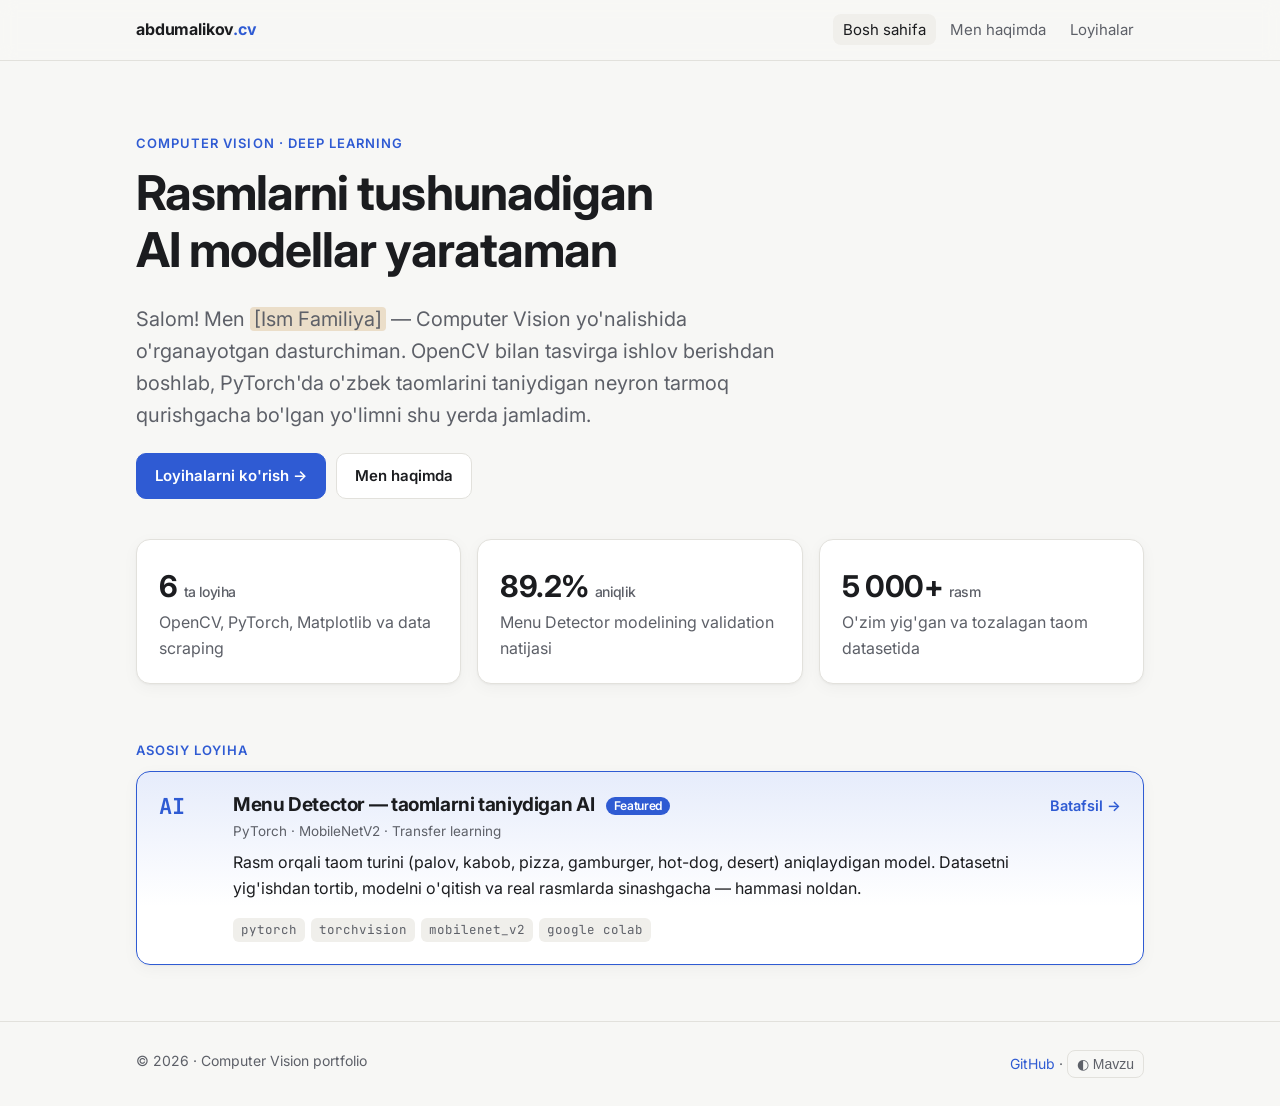
<file: portfolio/index.html>
<!doctype html>
<html lang="uz">
<head>
<meta charset="utf-8">
<meta name="viewport" content="width=device-width,initial-scale=1">
<title>Computer Vision Portfolio</title>
<meta name="description" content="Computer Vision va AI bo'yicha loyihalar portfoliosi">
<link rel="preconnect" href="https://fonts.googleapis.com">
<link href="https://fonts.googleapis.com/css2?family=Inter:wght@400;500;600;700&family=JetBrains+Mono:wght@400;700&display=swap" rel="stylesheet">
<link rel="stylesheet" href="style.css">
<script src="theme.js"></script>
</head>
<body>
<header class="nav"><div class="wrap">
  <a class="brand" href="index.html">abdumalikov<span>.cv</span></a>
  <nav><ul>
    <li><a href="index.html" aria-current="page">Bosh sahifa</a></li>
    <li><a href="about.html">Men haqimda</a></li>
    <li><a href="projects.html">Loyihalar</a></li>
  </ul></nav>
</div></header>
<main>
<section class="hero"><div class="wrap">
  <div class="eyebrow">Computer Vision · Deep Learning</div>
  <h1>Rasmlarni tushunadigan<br>AI modellar yarataman</h1>
  <p class="lead">Salom! Men <span class="placeholder">[Ism Familiya]</span> — Computer Vision yo'nalishida o'rganayotgan dasturchiman. OpenCV bilan tasvirga ishlov berishdan boshlab, PyTorch'da o'zbek taomlarini taniydigan neyron tarmoq qurishgacha bo'lgan yo'limni shu yerda jamladim.</p>
  <div class="btns">
    <a class="btn primary" href="projects.html">Loyihalarni ko'rish →</a>
    <a class="btn" href="about.html">Men haqimda</a>
  </div>
</div></section>

<section style="padding-top:0"><div class="wrap">
  <div class="grid c3">
    <div class="card"><div class="stat">6 <small>ta loyiha</small></div><p class="muted">OpenCV, PyTorch, Matplotlib va data scraping</p></div>
    <div class="card"><div class="stat">89.2% <small>aniqlik</small></div><p class="muted">Menu Detector modelining validation natijasi</p></div>
    <div class="card"><div class="stat">5 000+ <small>rasm</small></div><p class="muted">O'zim yig'gan va tozalagan taom datasetida</p></div>
  </div>
</div></section>

<section style="padding-top:0"><div class="wrap">
  <div class="eyebrow">Asosiy loyiha</div>
  <div class="proj featured">
    <div class="num">AI</div>
    <div>
      <h3>Menu Detector — taomlarni taniydigan AI <span class="badge">Featured</span></h3>
      <div class="meta">PyTorch · MobileNetV2 · Transfer learning</div>
      <p>Rasm orqali taom turini (palov, kabob, pizza, gamburger, hot-dog, desert) aniqlaydigan model. Datasetni yig'ishdan tortib, modelni o'qitish va real rasmlarda sinashgacha — hammasi noldan.</p>
      <ul class="tags"><li>pytorch</li><li>torchvision</li><li>mobilenet_v2</li><li>google colab</li></ul>
    </div>
    <a class="go" href="projects/menu-detector.html">Batafsil →</a>
  </div>
</div></section>
</main>
<footer><div class="wrap">
  <span>© 2026 · Computer Vision portfolio</span>
  <span><a href="https://github.com/abdumalikov443/computer_vision">GitHub</a> · <button class="theme-toggle" onclick="toggleTheme()" aria-label="Mavzuni almashtirish">◐ Mavzu</button></span>
</div></footer>
</body></html>
</file>
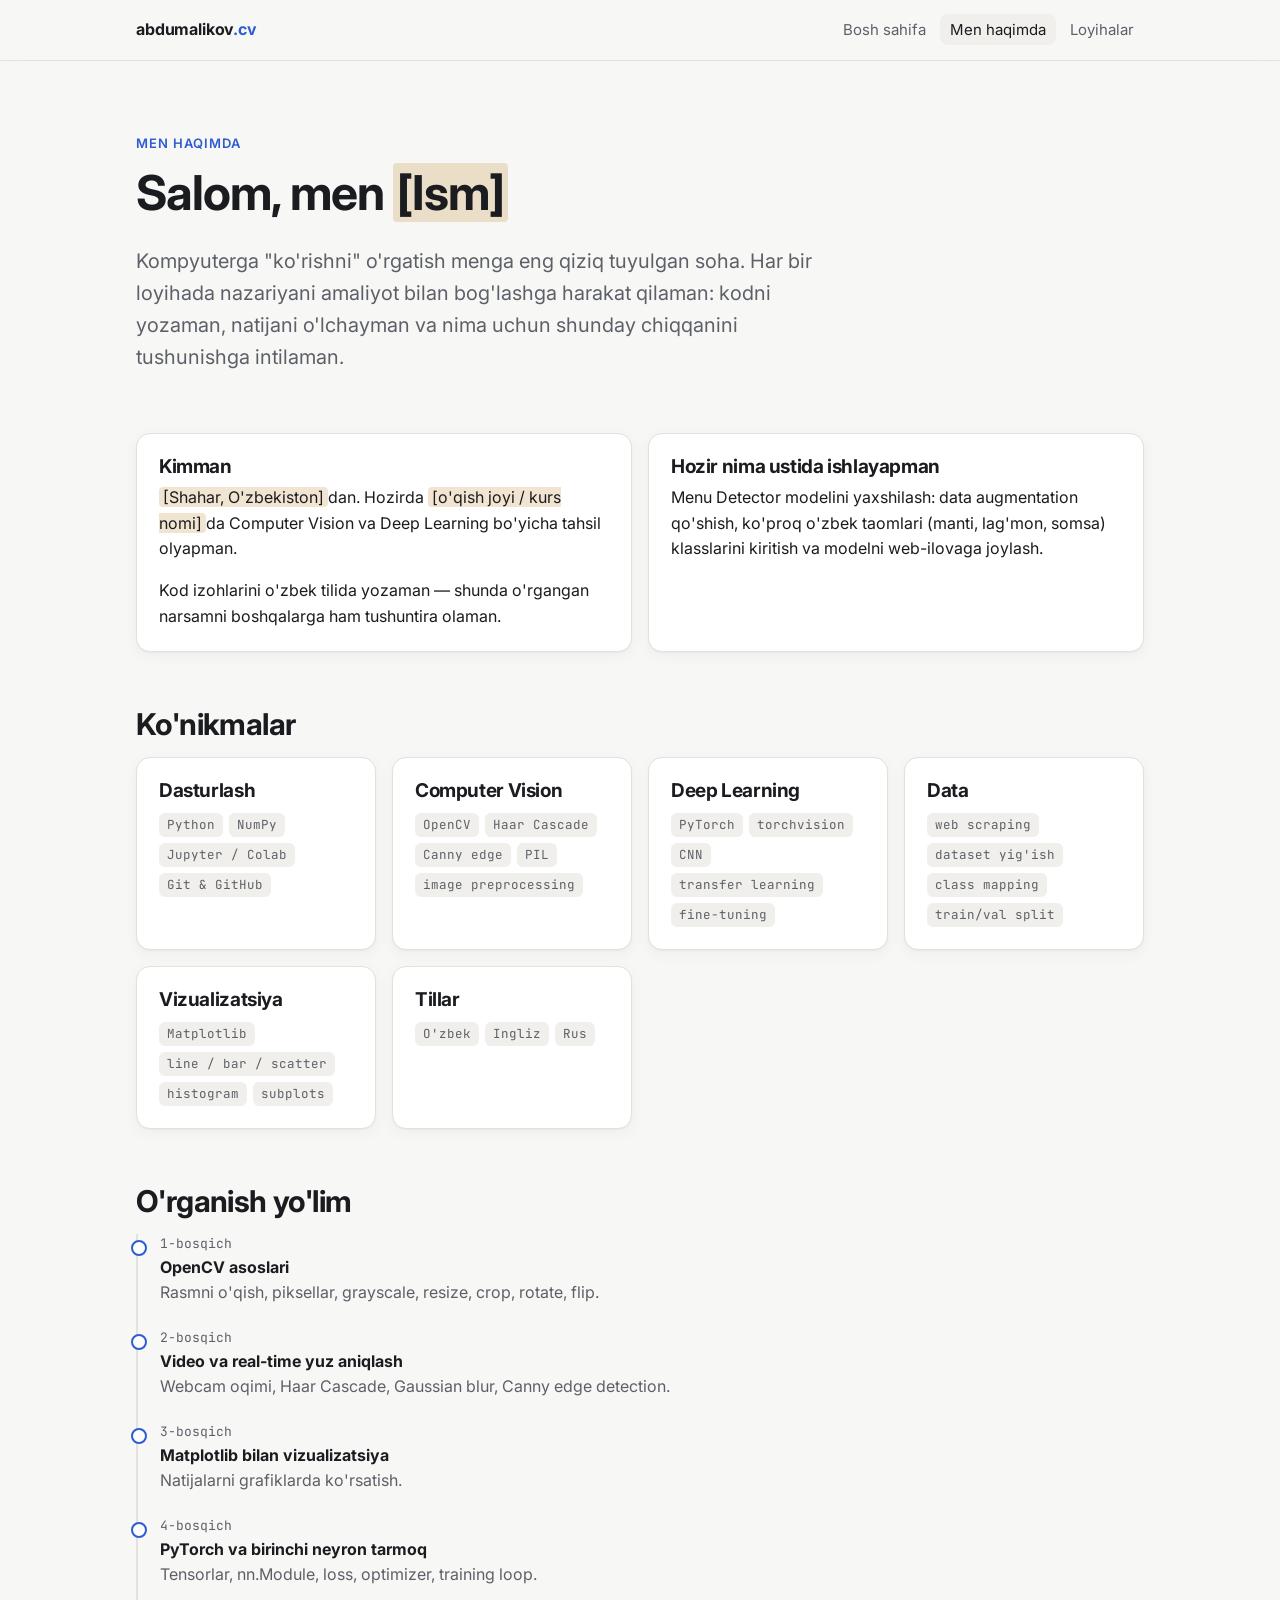
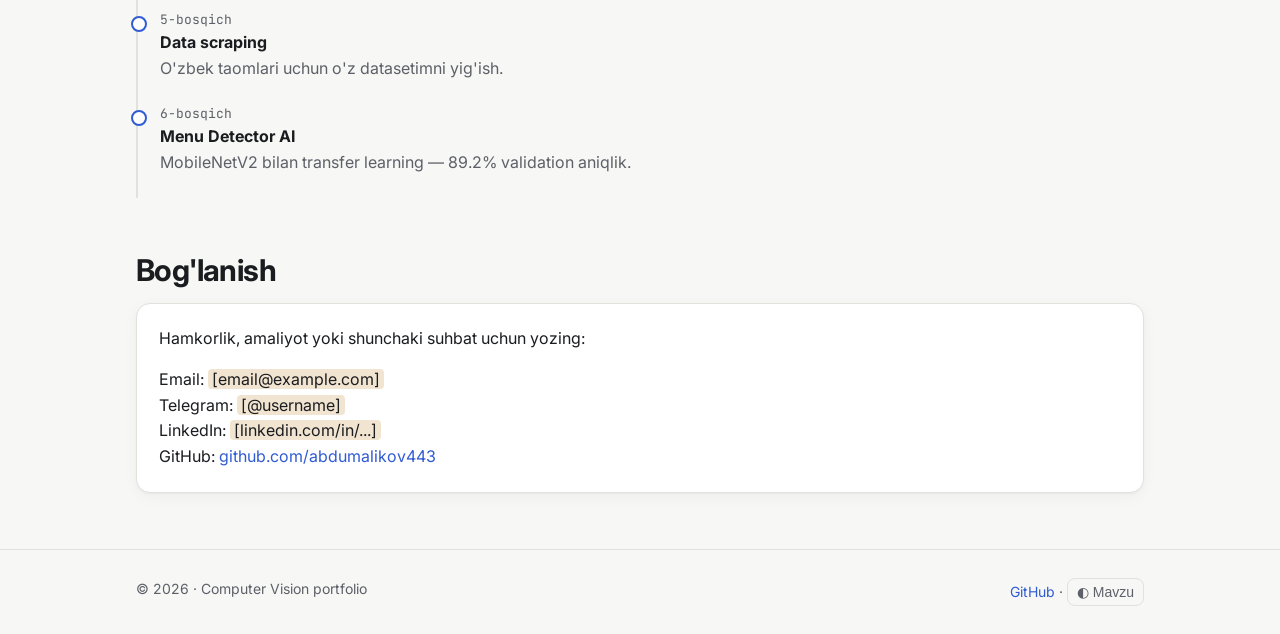
<file: portfolio/about.html>
<!doctype html>
<html lang="uz">
<head>
<meta charset="utf-8">
<meta name="viewport" content="width=device-width,initial-scale=1">
<title>Men haqimda</title>
<meta name="description" content="Men haqimda: ko'nikmalar, o'qish yo'li va maqsadlar">
<link rel="preconnect" href="https://fonts.googleapis.com">
<link href="https://fonts.googleapis.com/css2?family=Inter:wght@400;500;600;700&family=JetBrains+Mono:wght@400;700&display=swap" rel="stylesheet">
<link rel="stylesheet" href="style.css">
<script src="theme.js"></script>
</head>
<body>
<header class="nav"><div class="wrap">
  <a class="brand" href="index.html">abdumalikov<span>.cv</span></a>
  <nav><ul>
    <li><a href="index.html">Bosh sahifa</a></li>
    <li><a href="about.html" aria-current="page">Men haqimda</a></li>
    <li><a href="projects.html">Loyihalar</a></li>
  </ul></nav>
</div></header>
<main>
<section class="hero"><div class="wrap">
  <div class="eyebrow">Men haqimda</div>
  <h1>Salom, men <span class="placeholder">[Ism]</span></h1>
  <p class="lead">Kompyuterga "ko'rishni" o'rgatish menga eng qiziq tuyulgan soha. Har bir loyihada nazariyani amaliyot bilan bog'lashga harakat qilaman: kodni yozaman, natijani o'lchayman va nima uchun shunday chiqqanini tushunishga intilaman.</p>
</div></section>

<section style="padding-top:0"><div class="wrap">
  <div class="grid c2">
    <div class="card">
      <h3>Kimman</h3>
      <p><span class="placeholder">[Shahar, O'zbekiston]</span>dan. Hozirda <span class="placeholder">[o'qish joyi / kurs nomi]</span>da Computer Vision va Deep Learning bo'yicha tahsil olyapman.</p>
      <p>Kod izohlarini o'zbek tilida yozaman — shunda o'rgangan narsamni boshqalarga ham tushuntira olaman.</p>
    </div>
    <div class="card">
      <h3>Hozir nima ustida ishlayapman</h3>
      <p>Menu Detector modelini yaxshilash: data augmentation qo'shish, ko'proq o'zbek taomlari (manti, lag'mon, somsa) klasslarini kiritish va modelni web-ilovaga joylash.</p>
    </div>
  </div>

  <h2>Ko'nikmalar</h2>
  <div class="grid c3">
    <div class="card"><h3>Dasturlash</h3><ul class="tags"><li>Python</li><li>NumPy</li><li>Jupyter / Colab</li><li>Git & GitHub</li></ul></div>
    <div class="card"><h3>Computer Vision</h3><ul class="tags"><li>OpenCV</li><li>Haar Cascade</li><li>Canny edge</li><li>PIL</li><li>image preprocessing</li></ul></div>
    <div class="card"><h3>Deep Learning</h3><ul class="tags"><li>PyTorch</li><li>torchvision</li><li>CNN</li><li>transfer learning</li><li>fine-tuning</li></ul></div>
    <div class="card"><h3>Data</h3><ul class="tags"><li>web scraping</li><li>dataset yig'ish</li><li>class mapping</li><li>train/val split</li></ul></div>
    <div class="card"><h3>Vizualizatsiya</h3><ul class="tags"><li>Matplotlib</li><li>line / bar / scatter</li><li>histogram</li><li>subplots</li></ul></div>
    <div class="card"><h3>Tillar</h3><ul class="tags"><li>O'zbek</li><li>Ingliz</li><li>Rus</li></ul></div>
  </div>

  <h2>O'rganish yo'lim</h2>
  <ol class="timeline">
    <li><div class="when">1-bosqich</div><b>OpenCV asoslari</b><br><span class="muted">Rasmni o'qish, piksellar, grayscale, resize, crop, rotate, flip.</span></li>
    <li><div class="when">2-bosqich</div><b>Video va real-time yuz aniqlash</b><br><span class="muted">Webcam oqimi, Haar Cascade, Gaussian blur, Canny edge detection.</span></li>
    <li><div class="when">3-bosqich</div><b>Matplotlib bilan vizualizatsiya</b><br><span class="muted">Natijalarni grafiklarda ko'rsatish.</span></li>
    <li><div class="when">4-bosqich</div><b>PyTorch va birinchi neyron tarmoq</b><br><span class="muted">Tensorlar, nn.Module, loss, optimizer, training loop.</span></li>
    <li><div class="when">5-bosqich</div><b>Data scraping</b><br><span class="muted">O'zbek taomlari uchun o'z datasetimni yig'ish.</span></li>
    <li><div class="when">6-bosqich</div><b>Menu Detector AI</b><br><span class="muted">MobileNetV2 bilan transfer learning — 89.2% validation aniqlik.</span></li>
  </ol>

  <h2>Bog'lanish</h2>
  <div class="card">
    <p>Hamkorlik, amaliyot yoki shunchaki suhbat uchun yozing:</p>
    <p>Email: <span class="placeholder">[email@example.com]</span><br>
    Telegram: <span class="placeholder">[@username]</span><br>
    LinkedIn: <span class="placeholder">[linkedin.com/in/...]</span><br>
    GitHub: <a href="https://github.com/abdumalikov443">github.com/abdumalikov443</a></p>
  </div>
</div></section>
</main>
<footer><div class="wrap">
  <span>© 2026 · Computer Vision portfolio</span>
  <span><a href="https://github.com/abdumalikov443/computer_vision">GitHub</a> · <button class="theme-toggle" onclick="toggleTheme()" aria-label="Mavzuni almashtirish">◐ Mavzu</button></span>
</div></footer>
</body></html>
</file>
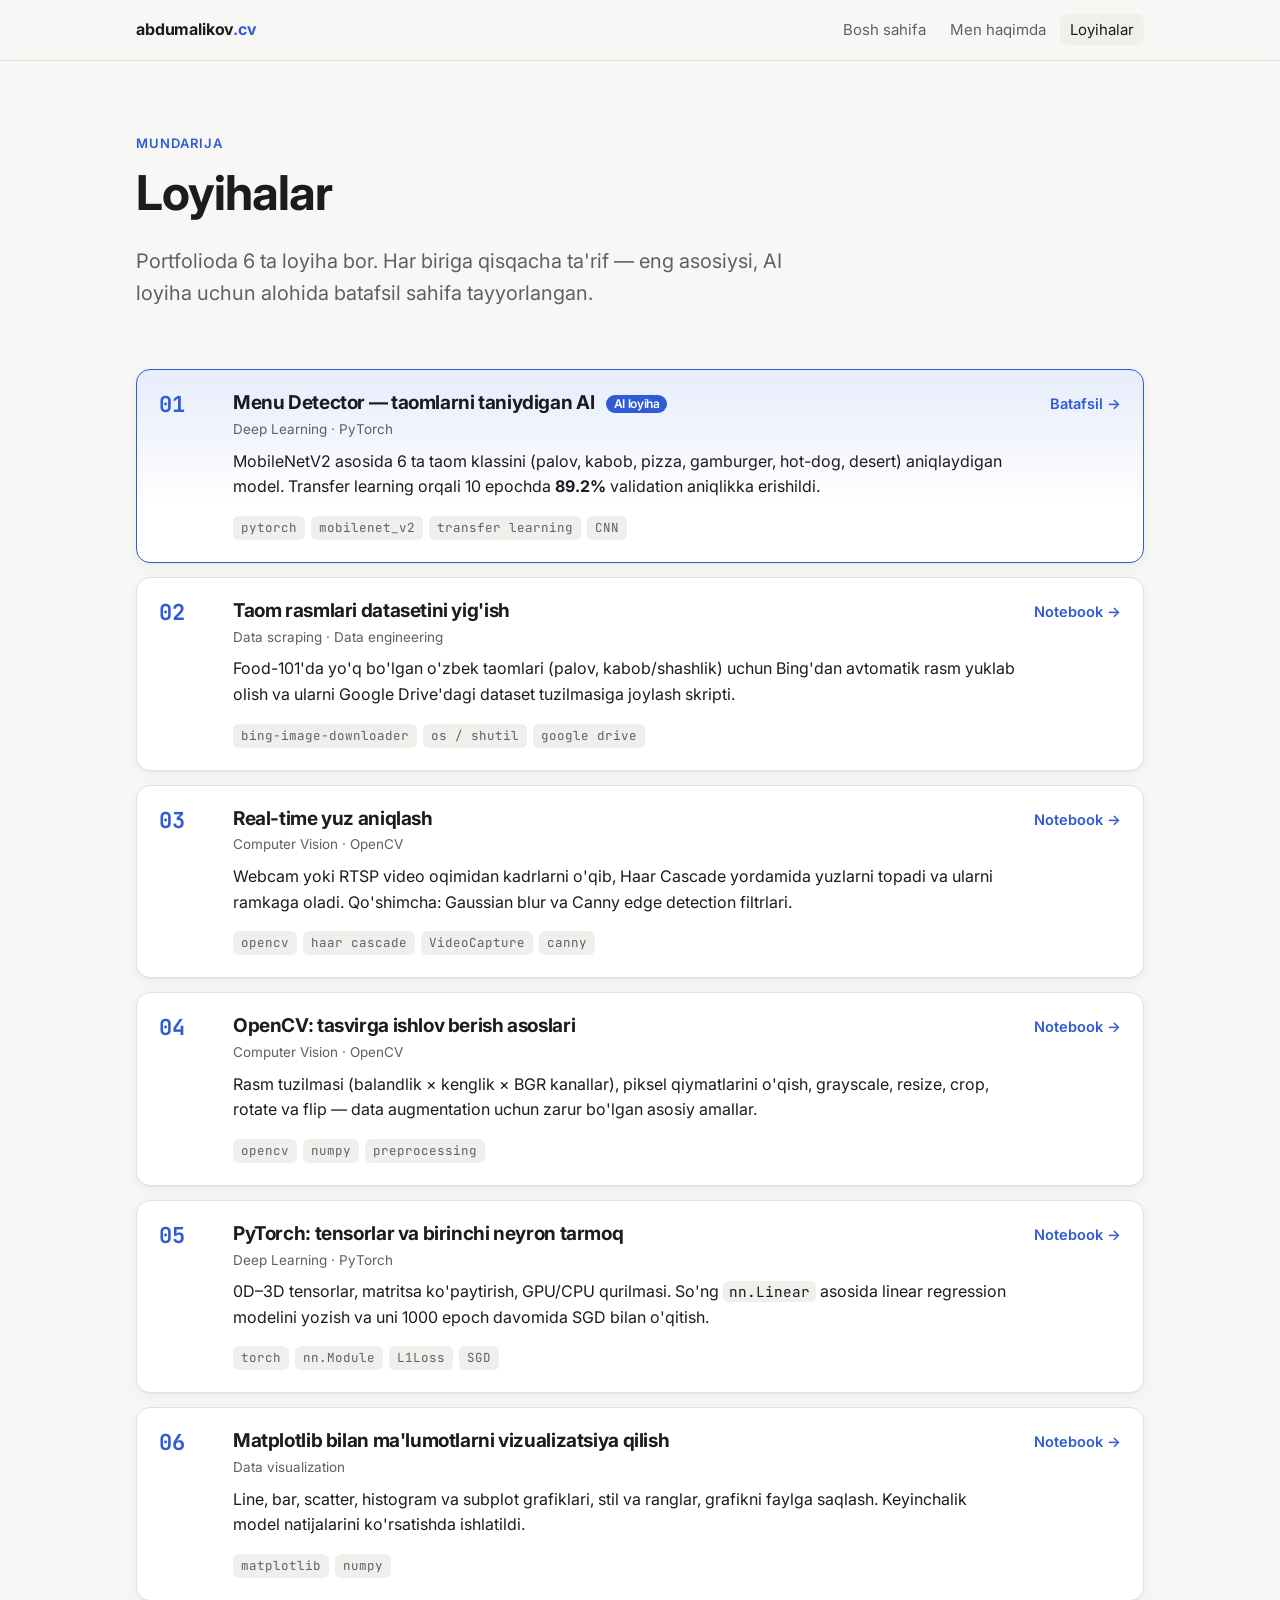
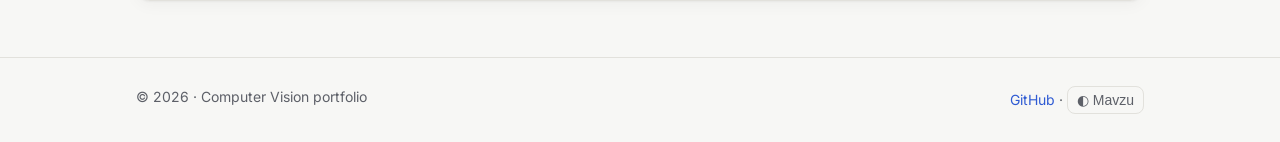
<file: portfolio/projects.html>
<!doctype html>
<html lang="uz">
<head>
<meta charset="utf-8">
<meta name="viewport" content="width=device-width,initial-scale=1">
<title>Loyihalar</title>
<meta name="description" content="Portfoliodagi barcha loyihalar mundarijasi">
<link rel="preconnect" href="https://fonts.googleapis.com">
<link href="https://fonts.googleapis.com/css2?family=Inter:wght@400;500;600;700&family=JetBrains+Mono:wght@400;700&display=swap" rel="stylesheet">
<link rel="stylesheet" href="style.css">
<script src="theme.js"></script>
</head>
<body>
<header class="nav"><div class="wrap">
  <a class="brand" href="index.html">abdumalikov<span>.cv</span></a>
  <nav><ul>
    <li><a href="index.html">Bosh sahifa</a></li>
    <li><a href="about.html">Men haqimda</a></li>
    <li><a href="projects.html" aria-current="page">Loyihalar</a></li>
  </ul></nav>
</div></header>
<main>
<section class="hero"><div class="wrap">
  <div class="eyebrow">Mundarija</div>
  <h1>Loyihalar</h1>
  <p class="lead">Portfolioda 6 ta loyiha bor. Har biriga qisqacha ta'rif — eng asosiysi, AI loyiha uchun alohida batafsil sahifa tayyorlangan.</p>
</div></section>

<section style="padding-top:0"><div class="wrap">
  <div class="toc">
    <article class="proj featured">
      <div class="num">01</div>
      <div>
        <h3>Menu Detector — taomlarni taniydigan AI <span class="badge">AI loyiha</span></h3>
        <div class="meta">Deep Learning · PyTorch</div>
        <p>MobileNetV2 asosida 6 ta taom klassini (palov, kabob, pizza, gamburger, hot-dog, desert) aniqlaydigan model. Transfer learning orqali 10 epochda <b>89.2%</b> validation aniqlikka erishildi.</p>
        <ul class="tags"><li>pytorch</li><li>mobilenet_v2</li><li>transfer learning</li><li>CNN</li></ul>
      </div>
      <a class="go" href="projects/menu-detector.html">Batafsil →</a>
    </article>

    <article class="proj">
      <div class="num">02</div>
      <div>
        <h3>Taom rasmlari datasetini yig'ish</h3>
        <div class="meta">Data scraping · Data engineering</div>
        <p>Food-101'da yo'q bo'lgan o'zbek taomlari (palov, kabob/shashlik) uchun Bing'dan avtomatik rasm yuklab olish va ularni Google Drive'dagi dataset tuzilmasiga joylash skripti.</p>
        <ul class="tags"><li>bing-image-downloader</li><li>os / shutil</li><li>google drive</li></ul>
      </div>
      <a class="go" href="https://github.com/abdumalikov443/computer_vision/blob/main/data_scraping.ipynb">Notebook →</a>
    </article>

    <article class="proj">
      <div class="num">03</div>
      <div>
        <h3>Real-time yuz aniqlash</h3>
        <div class="meta">Computer Vision · OpenCV</div>
        <p>Webcam yoki RTSP video oqimidan kadrlarni o'qib, Haar Cascade yordamida yuzlarni topadi va ularni ramkaga oladi. Qo'shimcha: Gaussian blur va Canny edge detection filtrlari.</p>
        <ul class="tags"><li>opencv</li><li>haar cascade</li><li>VideoCapture</li><li>canny</li></ul>
      </div>
      <a class="go" href="https://github.com/abdumalikov443/computer_vision/blob/main/cv_opencv.ipynb">Notebook →</a>
    </article>

    <article class="proj">
      <div class="num">04</div>
      <div>
        <h3>OpenCV: tasvirga ishlov berish asoslari</h3>
        <div class="meta">Computer Vision · OpenCV</div>
        <p>Rasm tuzilmasi (balandlik × kenglik × BGR kanallar), piksel qiymatlarini o'qish, grayscale, resize, crop, rotate va flip — data augmentation uchun zarur bo'lgan asosiy amallar.</p>
        <ul class="tags"><li>opencv</li><li>numpy</li><li>preprocessing</li></ul>
      </div>
      <a class="go" href="https://github.com/abdumalikov443/computer_vision/blob/main/cv_opencv.ipynb">Notebook →</a>
    </article>

    <article class="proj">
      <div class="num">05</div>
      <div>
        <h3>PyTorch: tensorlar va birinchi neyron tarmoq</h3>
        <div class="meta">Deep Learning · PyTorch</div>
        <p>0D–3D tensorlar, matritsa ko'paytirish, GPU/CPU qurilmasi. So'ng <code>nn.Linear</code> asosida linear regression modelini yozish va uni 1000 epoch davomida SGD bilan o'qitish.</p>
        <ul class="tags"><li>torch</li><li>nn.Module</li><li>L1Loss</li><li>SGD</li></ul>
      </div>
      <a class="go" href="https://github.com/abdumalikov443/computer_vision/blob/main/pytorch.ipynb">Notebook →</a>
    </article>

    <article class="proj">
      <div class="num">06</div>
      <div>
        <h3>Matplotlib bilan ma'lumotlarni vizualizatsiya qilish</h3>
        <div class="meta">Data visualization</div>
        <p>Line, bar, scatter, histogram va subplot grafiklari, stil va ranglar, grafikni faylga saqlash. Keyinchalik model natijalarini ko'rsatishda ishlatildi.</p>
        <ul class="tags"><li>matplotlib</li><li>numpy</li></ul>
      </div>
      <a class="go" href="https://github.com/abdumalikov443/computer_vision/blob/main/matplotlib.ipynb">Notebook →</a>
    </article>
  </div>
</div></section>
</main>
<footer><div class="wrap">
  <span>© 2026 · Computer Vision portfolio</span>
  <span><a href="https://github.com/abdumalikov443/computer_vision">GitHub</a> · <button class="theme-toggle" onclick="toggleTheme()" aria-label="Mavzuni almashtirish">◐ Mavzu</button></span>
</div></footer>
</body></html>
</file>
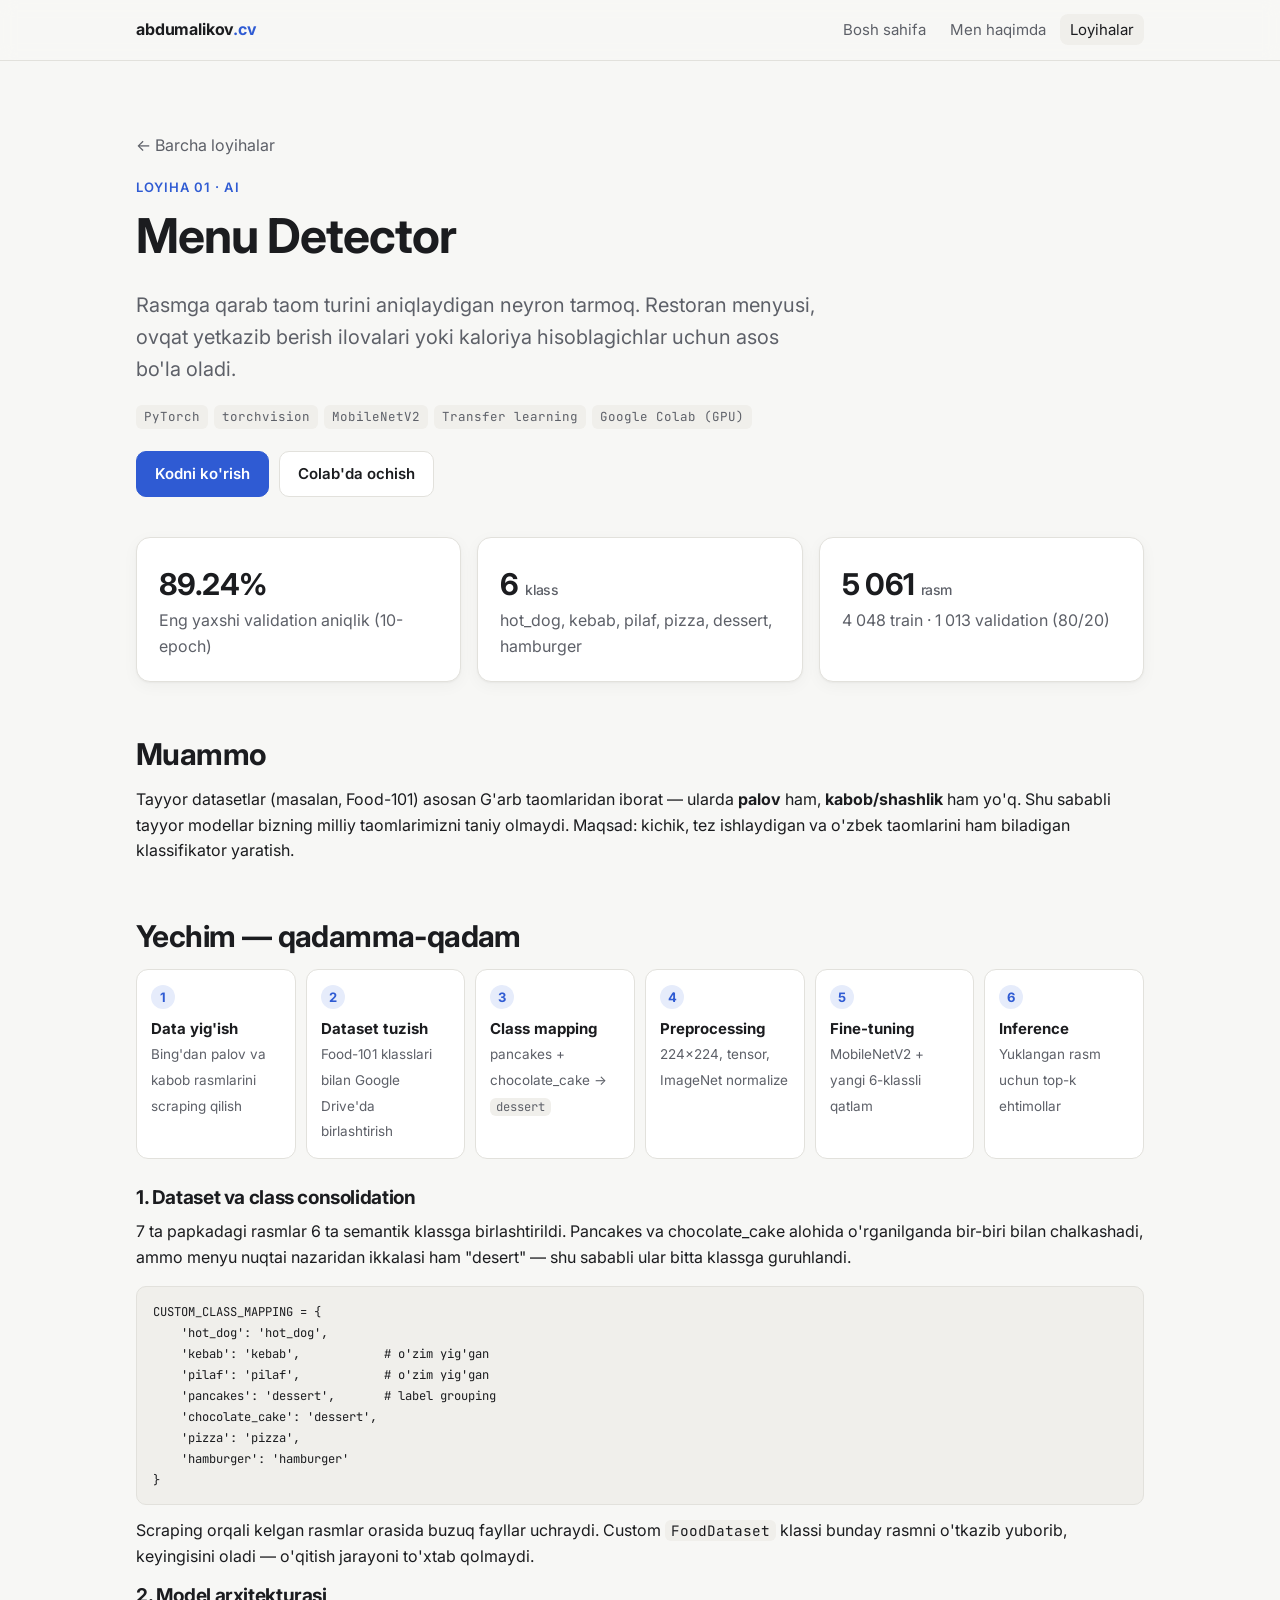
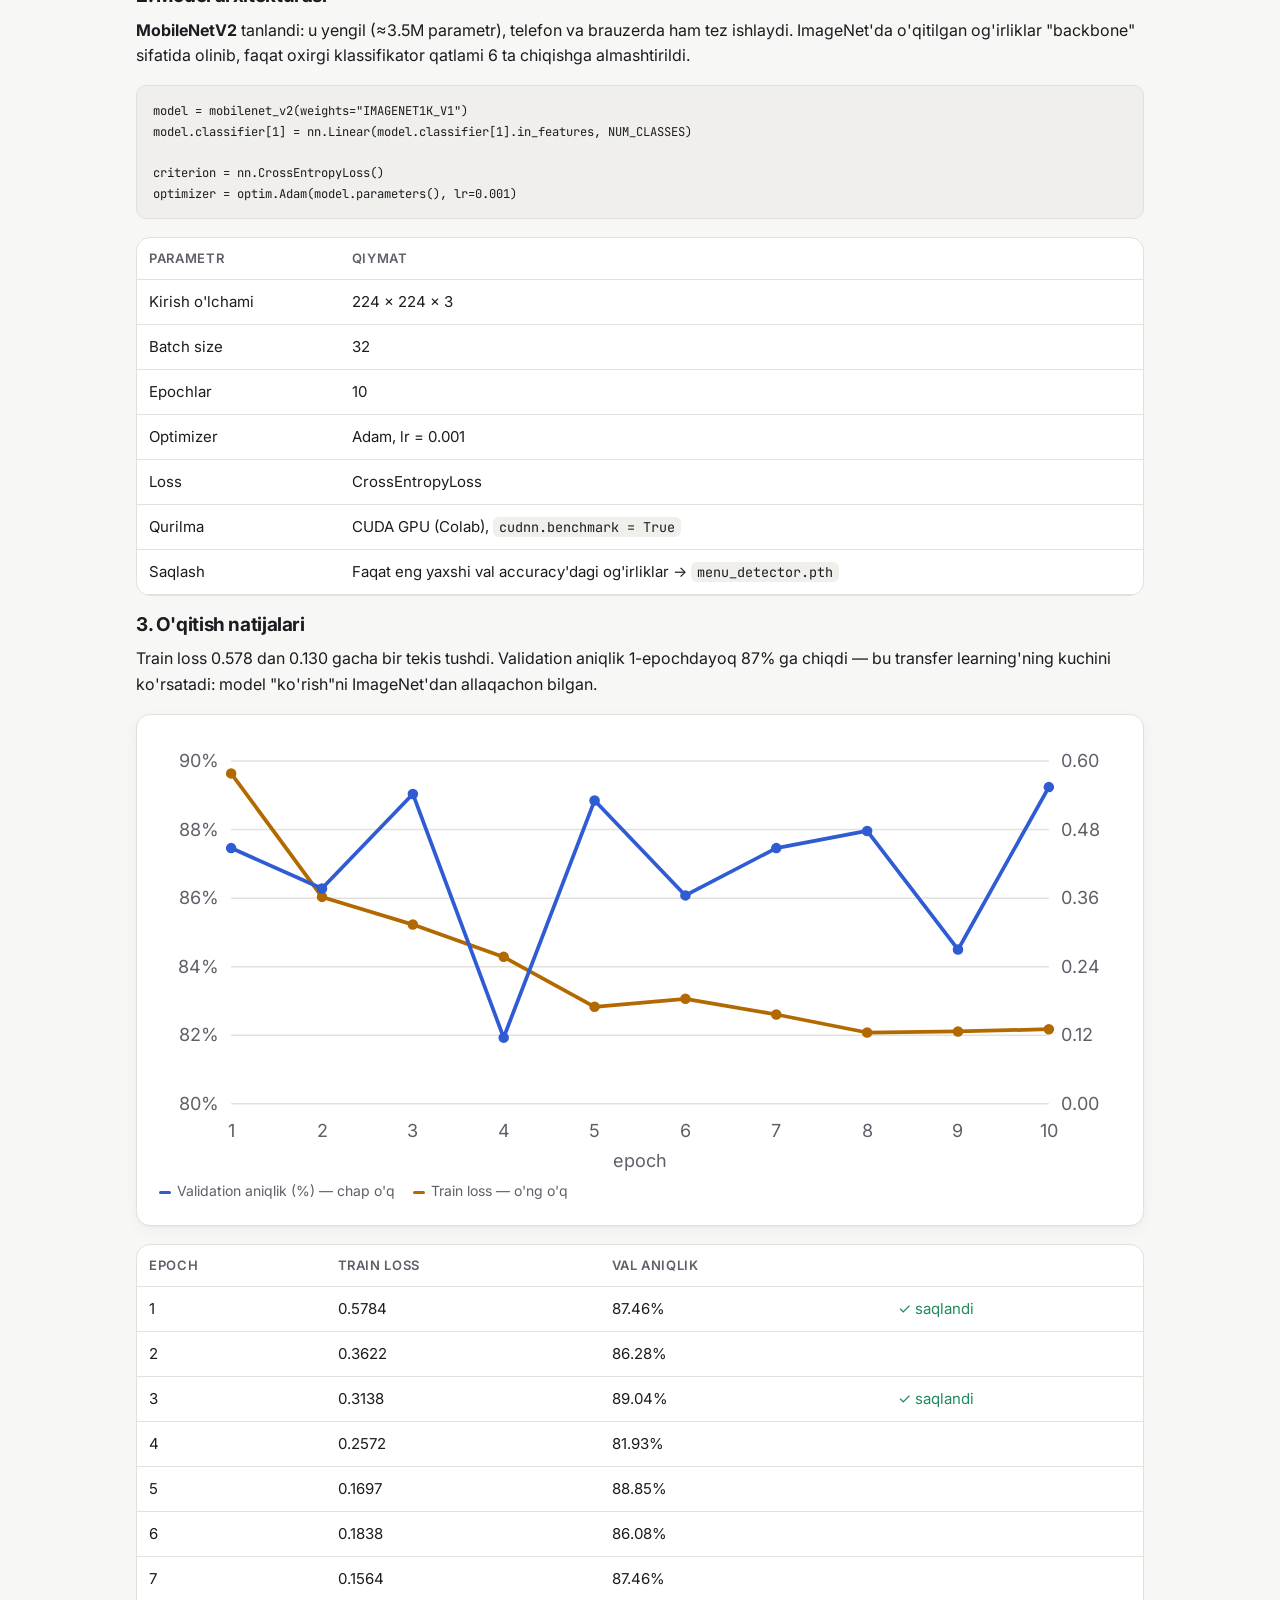
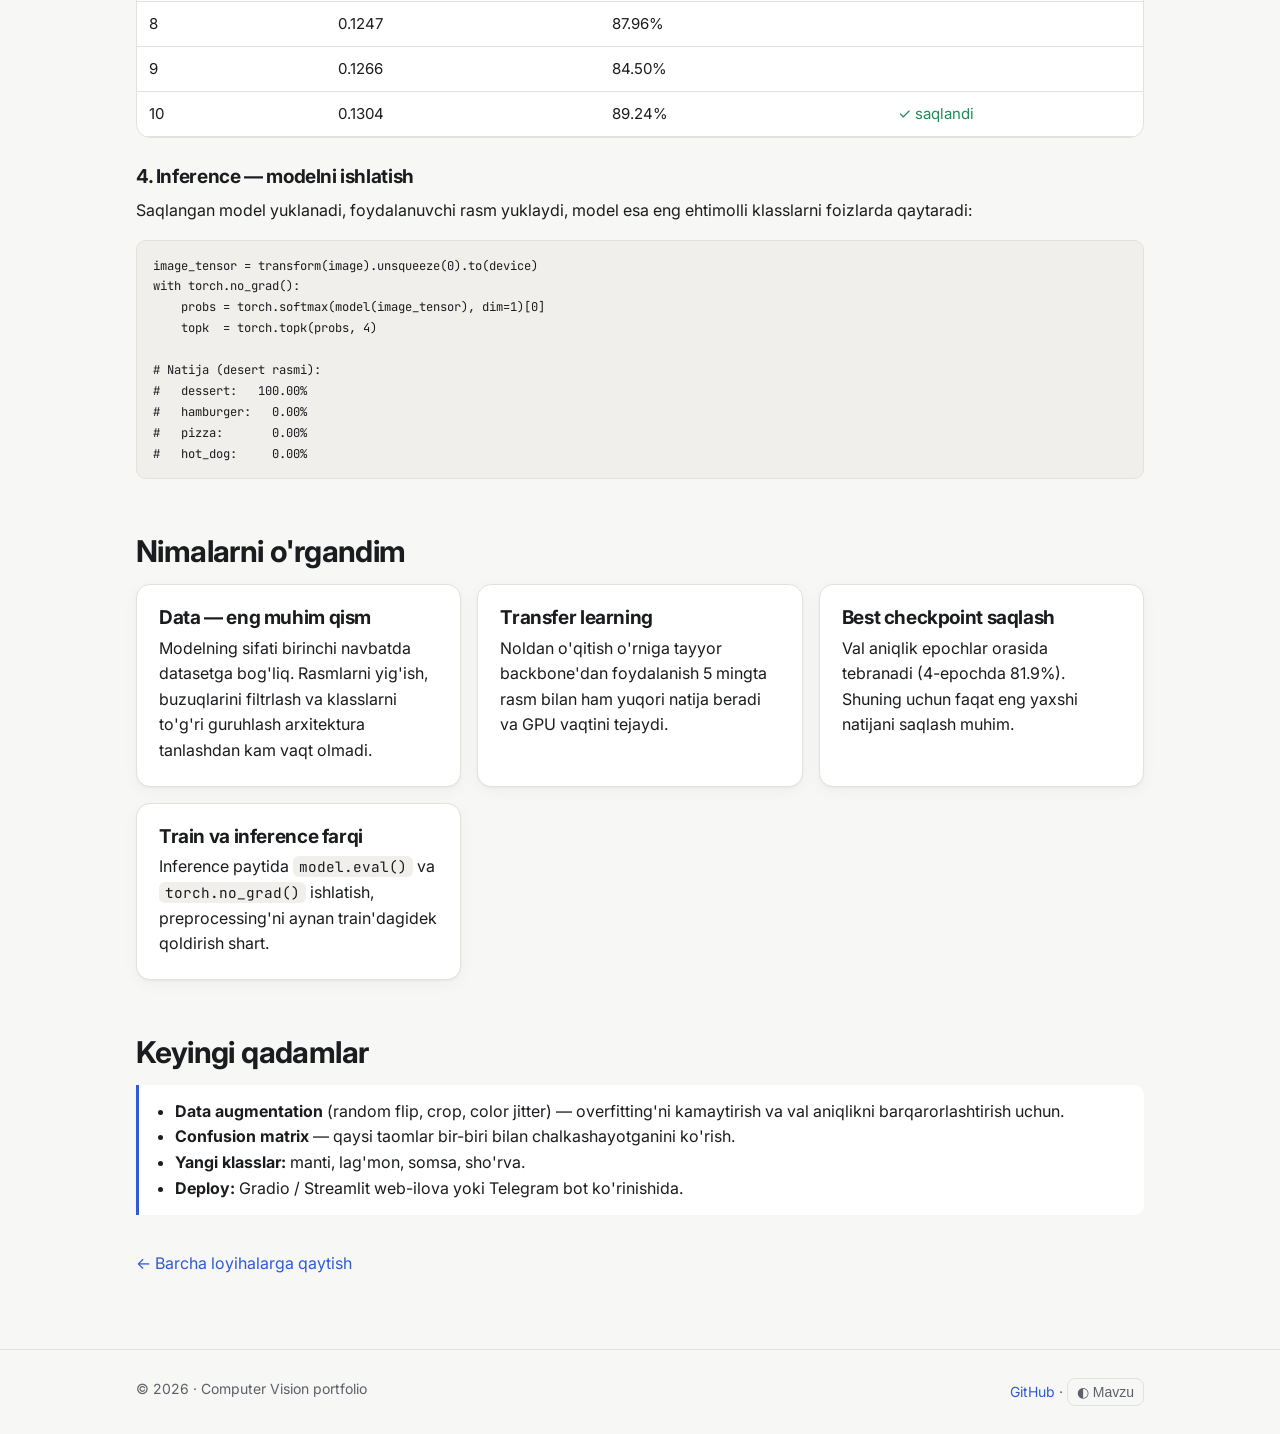
<file: portfolio/projects/menu-detector.html>
<!doctype html>
<html lang="uz">
<head>
<meta charset="utf-8">
<meta name="viewport" content="width=device-width,initial-scale=1">
<title>Menu Detector AI</title>
<meta name="description" content="MobileNetV2 asosida taomlarni rasm orqali aniqlaydigan AI model — batafsil">
<link rel="preconnect" href="https://fonts.googleapis.com">
<link href="https://fonts.googleapis.com/css2?family=Inter:wght@400;500;600;700&family=JetBrains+Mono:wght@400;700&display=swap" rel="stylesheet">
<link rel="stylesheet" href="../style.css">
<script src="../theme.js"></script>
</head>
<body>
<header class="nav"><div class="wrap">
  <a class="brand" href="../index.html">abdumalikov<span>.cv</span></a>
  <nav><ul>
    <li><a href="../index.html">Bosh sahifa</a></li>
    <li><a href="../about.html">Men haqimda</a></li>
    <li><a href="../projects.html" aria-current="page">Loyihalar</a></li>
  </ul></nav>
</div></header>

<main>
<section class="hero"><div class="wrap">
  <a href="../projects.html" class="muted">← Barcha loyihalar</a>
  <div class="eyebrow" style="margin-top:18px">Loyiha 01 · AI</div>
  <h1>Menu Detector</h1>
  <p class="lead">Rasmga qarab taom turini aniqlaydigan neyron tarmoq. Restoran menyusi, ovqat yetkazib berish ilovalari yoki kaloriya hisoblagichlar uchun asos bo'la oladi.</p>
  <ul class="tags"><li>PyTorch</li><li>torchvision</li><li>MobileNetV2</li><li>Transfer learning</li><li>Google Colab (GPU)</li></ul>
  <div class="btns">
    <a class="btn primary" href="https://github.com/abdumalikov443/computer_vision/blob/main/menu_detector_model.ipynb">Kodni ko'rish</a>
    <a class="btn" href="https://colab.research.google.com/github/abdumalikov443/computer_vision/blob/main/menu_detector_model.ipynb">Colab'da ochish</a>
  </div>
</div></section>

<section style="padding-top:0"><div class="wrap">
  <div class="grid c3">
    <div class="card"><div class="stat">89.24%</div><p class="muted">Eng yaxshi validation aniqlik (10-epoch)</p></div>
    <div class="card"><div class="stat">6 <small>klass</small></div><p class="muted">hot_dog, kebab, pilaf, pizza, dessert, hamburger</p></div>
    <div class="card"><div class="stat">5 061 <small>rasm</small></div><p class="muted">4 048 train · 1 013 validation (80/20)</p></div>
  </div>

  <h2>Muammo</h2>
  <p>Tayyor datasetlar (masalan, Food-101) asosan G'arb taomlaridan iborat — ularda <b>palov</b> ham, <b>kabob/shashlik</b> ham yo'q. Shu sababli tayyor modellar bizning milliy taomlarimizni taniy olmaydi. Maqsad: kichik, tez ishlaydigan va o'zbek taomlarini ham biladigan klassifikator yaratish.</p>

  <h2>Yechim — qadamma-qadam</h2>
  <div class="pipeline">
    <div class="step"><b>Data yig'ish</b><span>Bing'dan palov va kabob rasmlarini scraping qilish</span></div>
    <div class="step"><b>Dataset tuzish</b><span>Food-101 klasslari bilan Google Drive'da birlashtirish</span></div>
    <div class="step"><b>Class mapping</b><span>pancakes + chocolate_cake → <code>dessert</code></span></div>
    <div class="step"><b>Preprocessing</b><span>224×224, tensor, ImageNet normalize</span></div>
    <div class="step"><b>Fine-tuning</b><span>MobileNetV2 + yangi 6-klassli qatlam</span></div>
    <div class="step"><b>Inference</b><span>Yuklangan rasm uchun top-k ehtimollar</span></div>
  </div>

  <h3 style="margin-top:28px">1. Dataset va class consolidation</h3>
  <p>7 ta papkadagi rasmlar 6 ta semantik klassga birlashtirildi. Pancakes va chocolate_cake alohida o'rganilganda bir-biri bilan chalkashadi, ammo menyu nuqtai nazaridan ikkalasi ham "desert" — shu sababli ular bitta klassga guruhlandi.</p>
<pre><code>CUSTOM_CLASS_MAPPING = {
    'hot_dog': 'hot_dog',
    'kebab': 'kebab',            # o'zim yig'gan
    'pilaf': 'pilaf',            # o'zim yig'gan
    'pancakes': 'dessert',       # label grouping
    'chocolate_cake': 'dessert',
    'pizza': 'pizza',
    'hamburger': 'hamburger'
}</code></pre>
  <p>Scraping orqali kelgan rasmlar orasida buzuq fayllar uchraydi. Custom <code>FoodDataset</code> klassi bunday rasmni o'tkazib yuborib, keyingisini oladi — o'qitish jarayoni to'xtab qolmaydi.</p>

  <h3>2. Model arxitekturasi</h3>
  <p><b>MobileNetV2</b> tanlandi: u yengil (≈3.5M parametr), telefon va brauzerda ham tez ishlaydi. ImageNet'da o'qitilgan og'irliklar "backbone" sifatida olinib, faqat oxirgi klassifikator qatlami 6 ta chiqishga almashtirildi.</p>
<pre><code>model = mobilenet_v2(weights="IMAGENET1K_V1")
model.classifier[1] = nn.Linear(model.classifier[1].in_features, NUM_CLASSES)

criterion = nn.CrossEntropyLoss()
optimizer = optim.Adam(model.parameters(), lr=0.001)</code></pre>

  <div class="table-wrap" style="margin:18px 0">
    <table>
      <tr><th>Parametr</th><th>Qiymat</th></tr>
      <tr><td>Kirish o'lchami</td><td>224 × 224 × 3</td></tr>
      <tr><td>Batch size</td><td>32</td></tr>
      <tr><td>Epochlar</td><td>10</td></tr>
      <tr><td>Optimizer</td><td>Adam, lr = 0.001</td></tr>
      <tr><td>Loss</td><td>CrossEntropyLoss</td></tr>
      <tr><td>Qurilma</td><td>CUDA GPU (Colab), <code>cudnn.benchmark = True</code></td></tr>
      <tr><td>Saqlash</td><td>Faqat eng yaxshi val accuracy'dagi og'irliklar → <code>menu_detector.pth</code></td></tr>
    </table>
  </div>

  <h3>3. O'qitish natijalari</h3>
  <p>Train loss 0.578 dan 0.130 gacha bir tekis tushdi. Validation aniqlik 1-epochdayoq 87% ga chiqdi — bu transfer learning'ning kuchini ko'rsatadi: model "ko'rish"ni ImageNet'dan allaqachon bilgan.</p>
  <div class="card chart">
    <svg id="chart" viewBox="0 0 640 290" role="img" aria-label="Epochlar bo'yicha train loss va validation aniqlik grafigi"></svg>
    <div class="legend"><span><i style="background:var(--accent)"></i>Validation aniqlik (%) — chap o'q</span><span><i style="background:var(--warn)"></i>Train loss — o'ng o'q</span></div>
  </div>

  <div class="table-wrap" style="margin-top:18px">
    <table>
      <tr><th>Epoch</th><th>Train loss</th><th>Val aniqlik</th><th></th></tr>
      <tbody id="rows"></tbody>
    </table>
  </div>

  <h3 style="margin-top:28px">4. Inference — modelni ishlatish</h3>
  <p>Saqlangan model yuklanadi, foydalanuvchi rasm yuklaydi, model esa eng ehtimolli klasslarni foizlarda qaytaradi:</p>
<pre><code>image_tensor = transform(image).unsqueeze(0).to(device)
with torch.no_grad():
    probs = torch.softmax(model(image_tensor), dim=1)[0]
    topk  = torch.topk(probs, 4)

# Natija (desert rasmi):
#   dessert:   100.00%
#   hamburger:   0.00%
#   pizza:       0.00%
#   hot_dog:     0.00%</code></pre>

  <h2>Nimalarni o'rgandim</h2>
  <div class="grid c2">
    <div class="card"><h3>Data — eng muhim qism</h3><p>Modelning sifati birinchi navbatda datasetga bog'liq. Rasmlarni yig'ish, buzuqlarini filtrlash va klasslarni to'g'ri guruhlash arxitektura tanlashdan kam vaqt olmadi.</p></div>
    <div class="card"><h3>Transfer learning</h3><p>Noldan o'qitish o'rniga tayyor backbone'dan foydalanish 5 mingta rasm bilan ham yuqori natija beradi va GPU vaqtini tejaydi.</p></div>
    <div class="card"><h3>Best checkpoint saqlash</h3><p>Val aniqlik epochlar orasida tebranadi (4-epochda 81.9%). Shuning uchun faqat eng yaxshi natijani saqlash muhim.</p></div>
    <div class="card"><h3>Train va inference farqi</h3><p>Inference paytida <code>model.eval()</code> va <code>torch.no_grad()</code> ishlatish, preprocessing'ni aynan train'dagidek qoldirish shart.</p></div>
  </div>

  <h2>Keyingi qadamlar</h2>
  <div class="callout">
    <ul style="margin:0;padding-left:18px">
      <li><b>Data augmentation</b> (random flip, crop, color jitter) — overfitting'ni kamaytirish va val aniqlikni barqarorlashtirish uchun.</li>
      <li><b>Confusion matrix</b> — qaysi taomlar bir-biri bilan chalkashayotganini ko'rish.</li>
      <li><b>Yangi klasslar:</b> manti, lag'mon, somsa, sho'rva.</li>
      <li><b>Deploy:</b> Gradio / Streamlit web-ilova yoki Telegram bot ko'rinishida.</li>
    </ul>
  </div>

  <p style="margin-top:36px"><a href="../projects.html">← Barcha loyihalarga qaytish</a></p>
</div></section>
</main>

<footer><div class="wrap">
  <span>© 2026 · Computer Vision portfolio</span>
  <span><a href="https://github.com/abdumalikov443/computer_vision">GitHub</a> · <button class="theme-toggle" onclick="toggleTheme()" aria-label="Mavzuni almashtirish">◐ Mavzu</button></span>
</div></footer>

<script>
(function(){
  var loss=[0.5784,0.3622,0.3138,0.2572,0.1697,0.1838,0.1564,0.1247,0.1266,0.1304];
  var acc=[87.46,86.28,89.04,81.93,88.85,86.08,87.46,87.96,84.50,89.24];
  var best=[true,false,true,false,false,false,false,false,false,true];
  var rows=document.getElementById('rows');
  rows.innerHTML=loss.map(function(l,i){
    return '<tr><td>'+(i+1)+'</td><td>'+l.toFixed(4)+'</td><td>'+acc[i].toFixed(2)+'%</td><td>'+(best[i]?'<span style="color:var(--good)">✓ saqlandi</span>':'')+'</td></tr>';
  }).join('');
  var W=640,H=290,L=48,R=48,T=16,B=46,iw=W-L-R,ih=H-T-B,ns='http://www.w3.org/2000/svg',s=document.getElementById('chart');
  function x(i){return L+i*iw/9}
  function ya(v){return T+ih*(1-(v-80)/10)}      // 80..90 %
  function yl(v){return T+ih*(1-v/0.6)}          // 0..0.6
  function el(n,a,t){var e=document.createElementNS(ns,n);for(var k in a)e.setAttribute(k,a[k]);if(t!=null)e.textContent=t;s.appendChild(e);return e}
  for(var g=0;g<=5;g++){var v=80+g*2,yy=ya(v);el('line',{x1:L,x2:W-R,y1:yy,y2:yy,'class':'axis'});el('text',{x:L-8,y:yy+4,'text-anchor':'end'},v+'%');el('text',{x:W-R+8,y:yy+4},(g*0.12).toFixed(2))}
  for(var i=0;i<10;i++)el('text',{x:x(i),y:H-24,'text-anchor':'middle'},i+1);
  el('text',{x:L+iw/2,y:H-4,"text-anchor":"middle"},"epoch");
  function path(arr,f,c){el('path',{d:arr.map(function(v,i){return(i?'L':'M')+x(i).toFixed(1)+' '+f(v).toFixed(1)}).join(' '),fill:'none',stroke:c,'stroke-width':2.5,'stroke-linejoin':'round'});
    arr.forEach(function(v,i){el('circle',{cx:x(i),cy:f(v),r:3.5,fill:c})})}
  path(loss,yl,'var(--warn)');
  path(acc,ya,'var(--accent)');
})();
</script>
</body>
</html>
</file>
<file: portfolio/style.css>
:root{
  --bg:#f7f7f5; --surface:#ffffff; --surface-2:#f0efeb; --text:#1b1c1f; --muted:#5d6068;
  --border:#e2e1dc; --accent:#2f5bd3; --accent-soft:#e6ecfb; --good:#1f8a5b; --warn:#b26a00;
  --shadow:0 1px 2px rgba(0,0,0,.04),0 4px 16px rgba(0,0,0,.04);
  --radius:14px; --maxw:1040px;
  --font:"Inter",system-ui,-apple-system,"Segoe UI",Roboto,sans-serif;
  --mono:"JetBrains Mono",ui-monospace,SFMono-Regular,Menlo,monospace;
}
@media (prefers-color-scheme:dark){:root:not([data-theme="light"]){
  --bg:#111215; --surface:#18191d; --surface-2:#202227; --text:#ececee; --muted:#9ea1aa;
  --border:#2b2d33; --accent:#7f9cff; --accent-soft:#1e2640; --good:#4cc38a; --warn:#e0a040;
  --shadow:none;}}
:root[data-theme="dark"]{
  --bg:#111215; --surface:#18191d; --surface-2:#202227; --text:#ececee; --muted:#9ea1aa;
  --border:#2b2d33; --accent:#7f9cff; --accent-soft:#1e2640; --good:#4cc38a; --warn:#e0a040;
  --shadow:none;}
*{box-sizing:border-box}
html{-webkit-text-size-adjust:100%}
body{margin:0;background:var(--bg);color:var(--text);font-family:var(--font);line-height:1.6;font-size:16px}
a{color:var(--accent);text-decoration:none}
a:hover{text-decoration:underline}
img{max-width:100%}
.wrap{max-width:var(--maxw);margin:0 auto;padding:0 16px}

/* nav */
header.nav{position:sticky;top:0;z-index:10;background:color-mix(in srgb,var(--bg) 88%,transparent);backdrop-filter:blur(8px);border-bottom:1px solid var(--border)}
header.nav .wrap{display:flex;align-items:center;justify-content:space-between;height:60px;gap:12px}
.brand{font-weight:700;color:var(--text);letter-spacing:-.01em}
.brand span{color:var(--accent)}
nav ul{list-style:none;margin:0;padding:0;display:flex;gap:4px;flex-wrap:wrap}
nav a{color:var(--muted);padding:6px 10px;border-radius:8px;font-size:15px}
nav a:hover{background:var(--surface-2);color:var(--text);text-decoration:none}
nav a[aria-current="page"]{color:var(--text);background:var(--surface-2)}

/* typography */
h1,h2,h3{line-height:1.2;letter-spacing:-.02em;margin:0 0 .5em}
h1{font-size:clamp(32px,5vw,48px)}
h2{font-size:clamp(24px,3.2vw,30px);margin-top:1.8em}
h3{font-size:19px}
p{margin:0 0 1em}
.lead{font-size:clamp(17px,2vw,20px);color:var(--muted);max-width:680px}
.eyebrow{font-size:13px;font-weight:600;text-transform:uppercase;letter-spacing:.08em;color:var(--accent);margin-bottom:10px}
.muted{color:var(--muted)}
code{font-family:var(--mono);font-size:.9em;background:var(--surface-2);padding:1px 6px;border-radius:6px}
pre{font-family:var(--mono);font-size:13.5px;background:var(--surface-2);border:1px solid var(--border);border-radius:10px;padding:14px 16px;overflow-x:auto;line-height:1.55}
pre code{background:none;padding:0}

section{padding:56px 0}
.hero{padding:72px 0 40px}

/* buttons */
.btns{display:flex;gap:10px;flex-wrap:wrap;margin-top:22px}
.btn{display:inline-flex;align-items:center;gap:8px;padding:10px 18px;border-radius:10px;font-weight:600;font-size:15px;border:1px solid var(--border);background:var(--surface);color:var(--text)}
.btn:hover{text-decoration:none;border-color:var(--accent)}
.btn.primary{background:var(--accent);color:#fff;border-color:var(--accent)}
:root[data-theme="dark"] .btn.primary{color:#0d1020}
@media (prefers-color-scheme:dark){:root:not([data-theme="light"]) .btn.primary{color:#0d1020}}

/* cards / grids */
.grid{display:grid;gap:16px}
.grid.c2{grid-template-columns:repeat(auto-fit,minmax(280px,1fr))}
.grid.c3{grid-template-columns:repeat(auto-fit,minmax(240px,1fr))}
.card{background:var(--surface);border:1px solid var(--border);border-radius:var(--radius);padding:22px;box-shadow:var(--shadow)}
.card h3{margin-bottom:6px}
.card p:last-child{margin-bottom:0}
.tags{display:flex;flex-wrap:wrap;gap:6px;margin:10px 0 0;padding:0;list-style:none}
.tags li{font-size:12.5px;font-family:var(--mono);background:var(--surface-2);color:var(--muted);padding:2px 8px;border-radius:6px}
.stat{font-size:30px;font-weight:700;letter-spacing:-.02em}
.stat small{font-size:14px;color:var(--muted);font-weight:500}

/* project TOC */
.toc{counter-reset:p;display:grid;gap:14px}
.proj{display:grid;grid-template-columns:56px 1fr auto;gap:18px;align-items:start;background:var(--surface);border:1px solid var(--border);border-radius:var(--radius);padding:22px;box-shadow:var(--shadow)}
.proj .num{font-family:var(--mono);font-size:22px;font-weight:700;color:var(--accent);line-height:1.2}
.proj h3{margin-bottom:4px}
.proj .meta{font-size:13.5px;color:var(--muted);margin-bottom:8px}
.proj .go{white-space:nowrap;font-weight:600;font-size:14.5px}
.proj.featured{border-color:var(--accent);background:linear-gradient(180deg,var(--accent-soft),var(--surface) 70%)}
.badge{display:inline-block;font-size:12px;font-weight:600;padding:2px 8px;border-radius:999px;background:var(--accent);color:#fff;vertical-align:middle;margin-left:8px}
:root[data-theme="dark"] .badge{color:#0d1020}
@media (prefers-color-scheme:dark){:root:not([data-theme="light"]) .badge{color:#0d1020}}
@media (max-width:640px){
  .proj{grid-template-columns:1fr;gap:6px}
  .proj .go{margin-top:6px}
}

/* timeline */
.timeline{list-style:none;padding:0;margin:0;border-left:2px solid var(--border)}
.timeline li{position:relative;padding:0 0 22px 22px}
.timeline li::before{content:"";position:absolute;left:-7px;top:6px;width:12px;height:12px;border-radius:50%;background:var(--surface);border:2px solid var(--accent)}
.timeline .when{font-size:13px;color:var(--muted);font-family:var(--mono)}

/* pipeline */
.pipeline{display:grid;grid-template-columns:repeat(auto-fit,minmax(150px,1fr));gap:10px;counter-reset:s}
.step{background:var(--surface);border:1px solid var(--border);border-radius:12px;padding:14px;position:relative}
.step::before{counter-increment:s;content:counter(s);display:inline-grid;place-items:center;width:24px;height:24px;border-radius:50%;background:var(--accent-soft);color:var(--accent);font-weight:700;font-size:13px;margin-bottom:8px}
.step b{display:block;font-size:15px}
.step span{font-size:13.5px;color:var(--muted)}

table{width:100%;border-collapse:collapse;font-size:15px}
th,td{text-align:left;padding:10px 12px;border-bottom:1px solid var(--border)}
th{font-size:13px;text-transform:uppercase;letter-spacing:.05em;color:var(--muted);font-weight:600}
.table-wrap{overflow-x:auto;background:var(--surface);border:1px solid var(--border);border-radius:var(--radius)}

.chart svg{width:100%;height:auto;display:block}
.chart .axis{stroke:var(--border)}
.chart text{fill:var(--muted);font-size:12px;font-family:var(--font)}
.legend{display:flex;gap:18px;font-size:14px;color:var(--muted);margin-top:8px;flex-wrap:wrap}
.legend i{display:inline-block;width:12px;height:3px;border-radius:2px;margin-right:6px;vertical-align:middle}

.callout{border-left:3px solid var(--accent);background:var(--surface);padding:14px 18px;border-radius:0 10px 10px 0}
.placeholder{background:color-mix(in srgb,var(--warn) 18%,transparent);padding:0 4px;border-radius:4px}

footer{border-top:1px solid var(--border);padding:28px 0;color:var(--muted);font-size:14px}
footer .wrap{display:flex;justify-content:space-between;gap:12px;flex-wrap:wrap}
.theme-toggle{background:none;border:1px solid var(--border);color:var(--muted);border-radius:8px;padding:5px 9px;cursor:pointer;font-size:14px}
@media (max-width:560px){
  header.nav .wrap{height:auto;flex-direction:column;align-items:flex-start;padding-top:10px;padding-bottom:8px;gap:4px}
  nav a{padding:5px 8px;font-size:14px}
}
</file>
